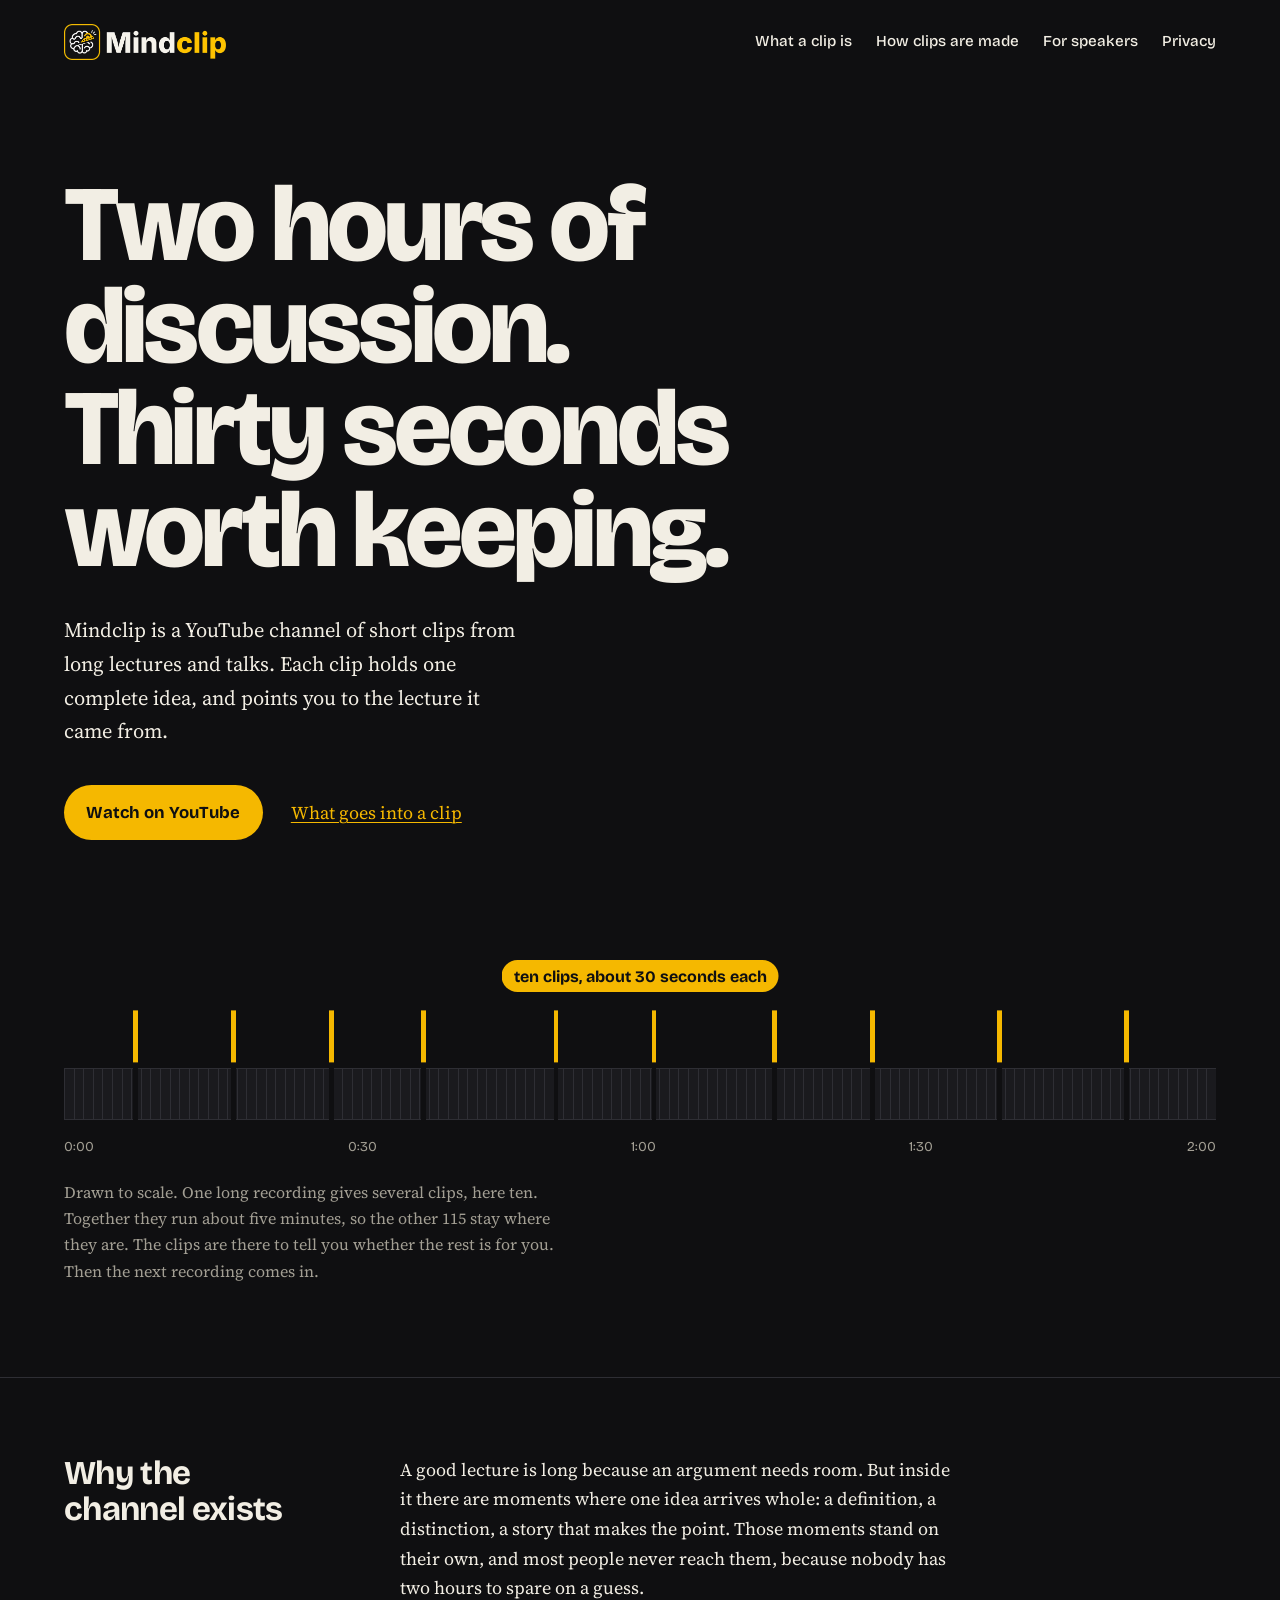
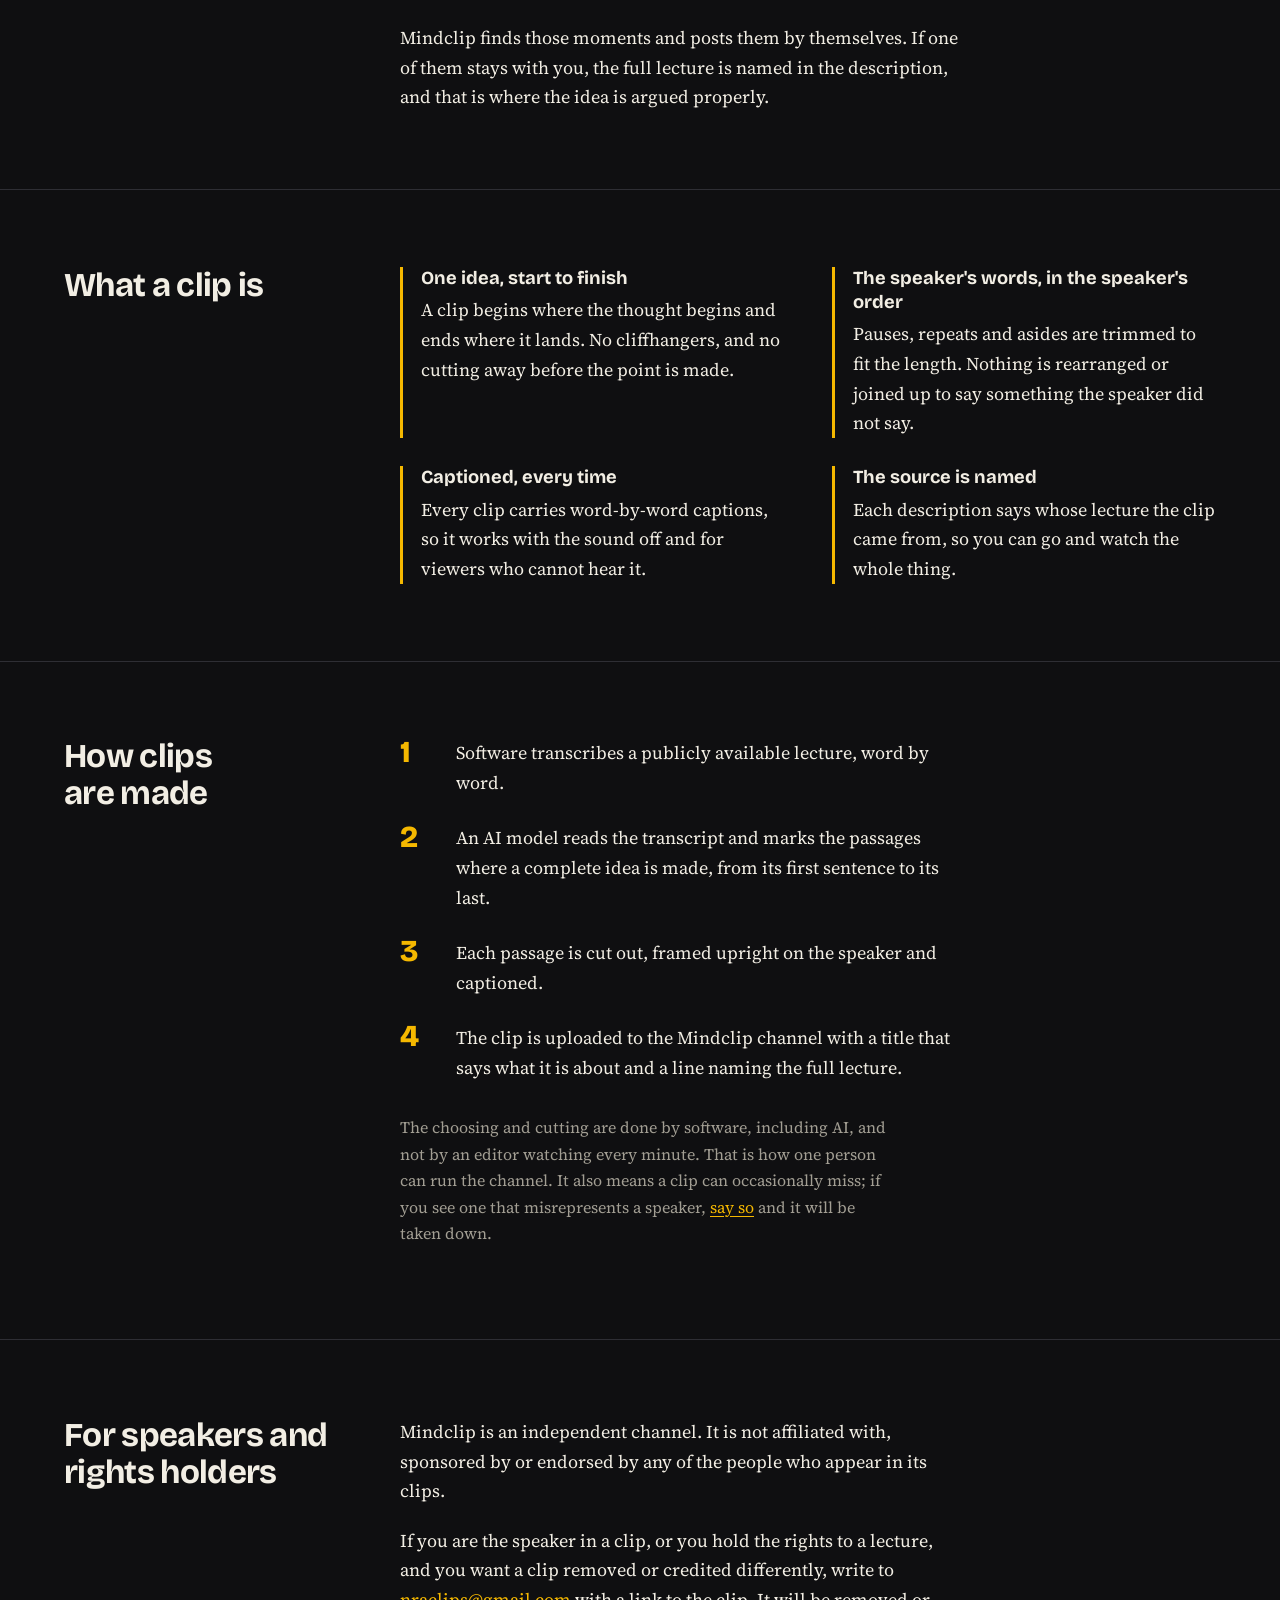
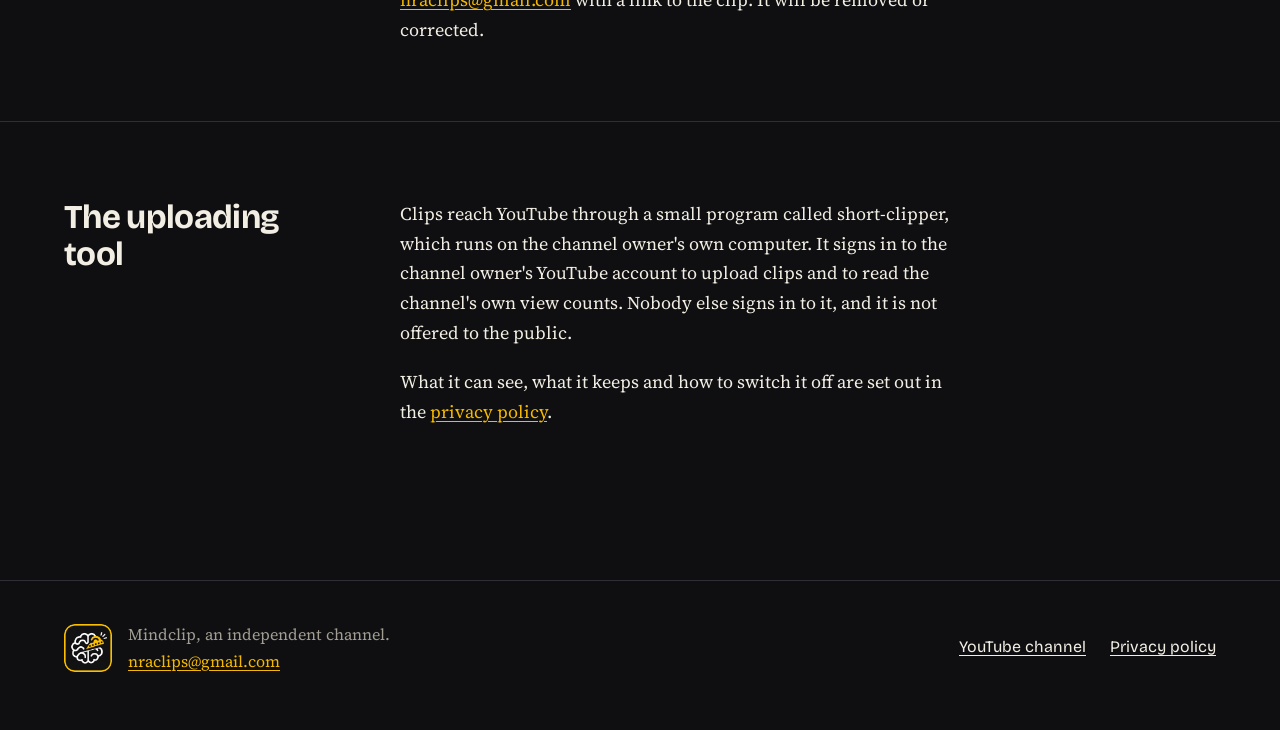
<file: index.html>
<!DOCTYPE html>
<html lang="en">
<head>
<meta charset="utf-8">
<meta name="viewport" content="width=device-width, initial-scale=1">
<title>Mindclip: one idea from a long lecture, in about thirty seconds</title>
<meta name="description" content="Mindclip posts short clips from long lectures and talks: one complete idea each, captioned, with a pointer to the full lecture.">
<link rel="icon" href="favicon.png">
<link rel="preconnect" href="https://fonts.googleapis.com">
<link rel="preconnect" href="https://fonts.gstatic.com" crossorigin>
<link href="https://fonts.googleapis.com/css2?family=Bricolage+Grotesque:opsz,wght@12..96,500;12..96,700;12..96,800&family=Source+Serif+4:ital,opsz,wght@0,8..60,400;0,8..60,600;1,8..60,400&display=swap" rel="stylesheet">
<link rel="stylesheet" href="style.css?v=4">
<script>document.documentElement.classList.add("js")</script>
</head>
<body>

<header class="wrap top">
  <a href="./" aria-label="Mindclip home"><img src="wordmark.png" alt="Mindclip" width="640" height="142"></a>
  <nav aria-label="Sections">
    <a href="#clips">What a clip is</a>
    <a href="#made">How clips are made</a>
    <a href="#speakers">For speakers</a>
    <a href="privacy.html">Privacy</a>
  </nav>
</header>

<main>
  <div class="wrap hero">
    <h1 class="slide from-left">Two hours of discussion. Thirty seconds worth keeping.</h1>
    <p class="lede slide from-right" style="--delay:150ms">Mindclip is a YouTube channel of short clips from long lectures and talks. Each clip holds one complete idea, and points you to the lecture it came from.</p>
    <div class="actions slide from-left" style="--delay:300ms">
      <a class="button" href="https://www.youtube.com/@mind-clip-v1">Watch on YouTube</a>
      <a href="#clips">What goes into a clip</a>
    </div>

    <figure class="cut" aria-label="A two-hour recording drawn as a strip, with ten thirty-second clips lifted out of it at different points. The strip then moves on to the next recording and repeats.">
      <div class="stage" aria-hidden="true">
        <div class="track">
          <div class="reel"></div>
          <span class="sliver" style="--x:6%;--d:0ms"></span>
          <span class="sliver" style="--x:14.5%;--d:90ms"></span>
          <span class="sliver" style="--x:23%;--d:180ms"></span>
          <span class="sliver" style="--x:31%;--d:270ms"></span>
          <span class="sliver" style="--x:42.5%;--d:360ms"></span>
          <span class="sliver" style="--x:51%;--d:450ms"></span>
          <span class="sliver" style="--x:61.5%;--d:540ms"></span>
          <span class="sliver" style="--x:70%;--d:630ms"></span>
          <span class="sliver" style="--x:81%;--d:720ms"></span>
          <span class="sliver" style="--x:92%;--d:810ms"></span>
        </div>
        <div class="clip">ten clips, about 30 seconds each</div>
        <div class="scale"><span>0:00</span><span>0:30</span><span>1:00</span><span>1:30</span><span>2:00</span></div>
      </div>
      <figcaption class="slide from-right">Drawn to scale. One long recording gives several clips, here ten. Together they run about five minutes, so the other 115 stay where they are. The clips are there to tell you whether the rest is for you. Then the next recording comes in.</figcaption>
    </figure>
  </div>

  <section id="why">
    <div class="wrap split">
      <h2 class="slide from-left">Why the channel exists</h2>
      <div class="prose slide from-right">
        <p>A good lecture is long because an argument needs room. But inside it there are moments where one idea arrives whole: a definition, a distinction, a story that makes the point. Those moments stand on their own, and most people never reach them, because nobody has two hours to spare on a guess.</p>
        <p>Mindclip finds those moments and posts them by themselves. If one of them stays with you, the full lecture is named in the description, and that is where the idea is argued properly.</p>
      </div>
    </div>
  </section>

  <section id="clips">
    <div class="wrap split">
      <h2 class="slide from-left">What a clip is</h2>
      <ul class="promises">
        <li class="slide from-left" style="--delay:0ms">
          <h3>One idea, start to finish</h3>
          <p>A clip begins where the thought begins and ends where it lands. No cliffhangers, and no cutting away before the point is made.</p>
        </li>
        <li class="slide from-right" style="--delay:80ms">
          <h3>The speaker's words, in the speaker's order</h3>
          <p>Pauses, repeats and asides are trimmed to fit the length. Nothing is rearranged or joined up to say something the speaker did not say.</p>
        </li>
        <li class="slide from-left" style="--delay:160ms">
          <h3>Captioned, every time</h3>
          <p>Every clip carries word-by-word captions, so it works with the sound off and for viewers who cannot hear it.</p>
        </li>
        <li class="slide from-right" style="--delay:240ms">
          <h3>The source is named</h3>
          <p>Each description says whose lecture the clip came from, so you can go and watch the whole thing.</p>
        </li>
      </ul>
    </div>
  </section>

  <section id="made">
    <div class="wrap split">
      <h2 class="slide from-left">How clips are made</h2>
      <div>
        <ol class="steps slide from-right">
          <li><p>Software transcribes a publicly available lecture, word by word.</p></li>
          <li><p>An AI model reads the transcript and marks the passages where a complete idea is made, from its first sentence to its last.</p></li>
          <li><p>Each passage is cut out, framed upright on the speaker and captioned.</p></li>
          <li><p>The clip is uploaded to the Mindclip channel with a title that says what it is about and a line naming the full lecture.</p></li>
        </ol>
        <p class="note prose slide from-right" style="margin-top:2rem">The choosing and cutting are done by software, including AI, and not by an editor watching every minute. That is how one person can run the channel. It also means a clip can occasionally miss; if you see one that misrepresents a speaker, <a href="mailto:nraclips@gmail.com">say so</a> and it will be taken down.</p>
      </div>
    </div>
  </section>

  <section id="speakers">
    <div class="wrap split">
      <h2 class="slide from-left">For speakers and rights holders</h2>
      <div class="prose slide from-right">
        <p>Mindclip is an independent channel. It is not affiliated with, sponsored by or endorsed by any of the people who appear in its clips.</p>
        <p>If you are the speaker in a clip, or you hold the rights to a lecture, and you want a clip removed or credited differently, write to <a href="mailto:nraclips@gmail.com">nraclips@gmail.com</a> with a link to the clip. It will be removed or corrected.</p>
      </div>
    </div>
  </section>

  <section id="app">
    <div class="wrap split">
      <h2 class="slide from-left">The uploading tool</h2>
      <div class="prose slide from-right">
        <p>Clips reach YouTube through a small program called short-clipper, which runs on the channel owner's own computer. It signs in to the channel owner's YouTube account to upload clips and to read the channel's own view counts. Nobody else signs in to it, and it is not offered to the public.</p>
        <p>What it can see, what it keeps and how to switch it off are set out in the <a href="privacy.html">privacy policy</a>.</p>
      </div>
    </div>
  </section>
</main>

<footer>
  <div class="wrap">
    <div class="who">
      <img src="mark.png" alt="" width="320" height="320">
      <span>Mindclip, an independent channel.<br><a href="mailto:nraclips@gmail.com">nraclips@gmail.com</a></span>
    </div>
    <nav aria-label="Footer">
      <a href="https://www.youtube.com/@mind-clip-v1">YouTube channel</a>
      <a href="privacy.html">Privacy policy</a>
    </nav>
  </div>
</footer>

<script>
(function () {
  var items = document.querySelectorAll(".slide");
  if (!("IntersectionObserver" in window)) { items.forEach(function (el) { el.classList.add("in"); }); return; }
  var io = new IntersectionObserver(function (entries) {
    entries.forEach(function (e) { if (e.isIntersecting) { e.target.classList.add("in"); io.unobserve(e.target); } });
  }, { threshold: 0.15 });
  items.forEach(function (el) { io.observe(el); });
})();

/* The strip: lift ten clips, collect them, bring in the next recording, repeat. */
(function () {
  var stage = document.querySelector(".cut .stage");
  if (!stage || window.matchMedia("(prefers-reduced-motion: reduce)").matches) return;
  var slivers = stage.querySelectorAll(".sliver");
  var sets = [
    [6, 14.5, 23, 31, 42.5, 51, 61.5, 70, 81, 92],
    [3.5, 11, 19.5, 34, 39.5, 55, 64, 73.5, 78.5, 88],
    [8, 17, 26.5, 36, 45, 48.5, 59, 67.5, 84, 95]
  ];
  var n = 0;
  function phase(name, ms, next) { stage.dataset.phase = name; setTimeout(next, ms); }
  function run() {
    var set = sets[n % sets.length]; n += 1;
    slivers.forEach(function (el, i) { el.style.setProperty("--x", set[i] + "%"); });
    phase("pre", 60, function () {
      phase("enter", 950, function () {
        phase("lift", 4200, function () {
          phase("collect", 1500, function () {
            phase("exit", 850, run);
          });
        });
      });
    });
  }
  run();
})();
</script>
</body>
</html>
</file>
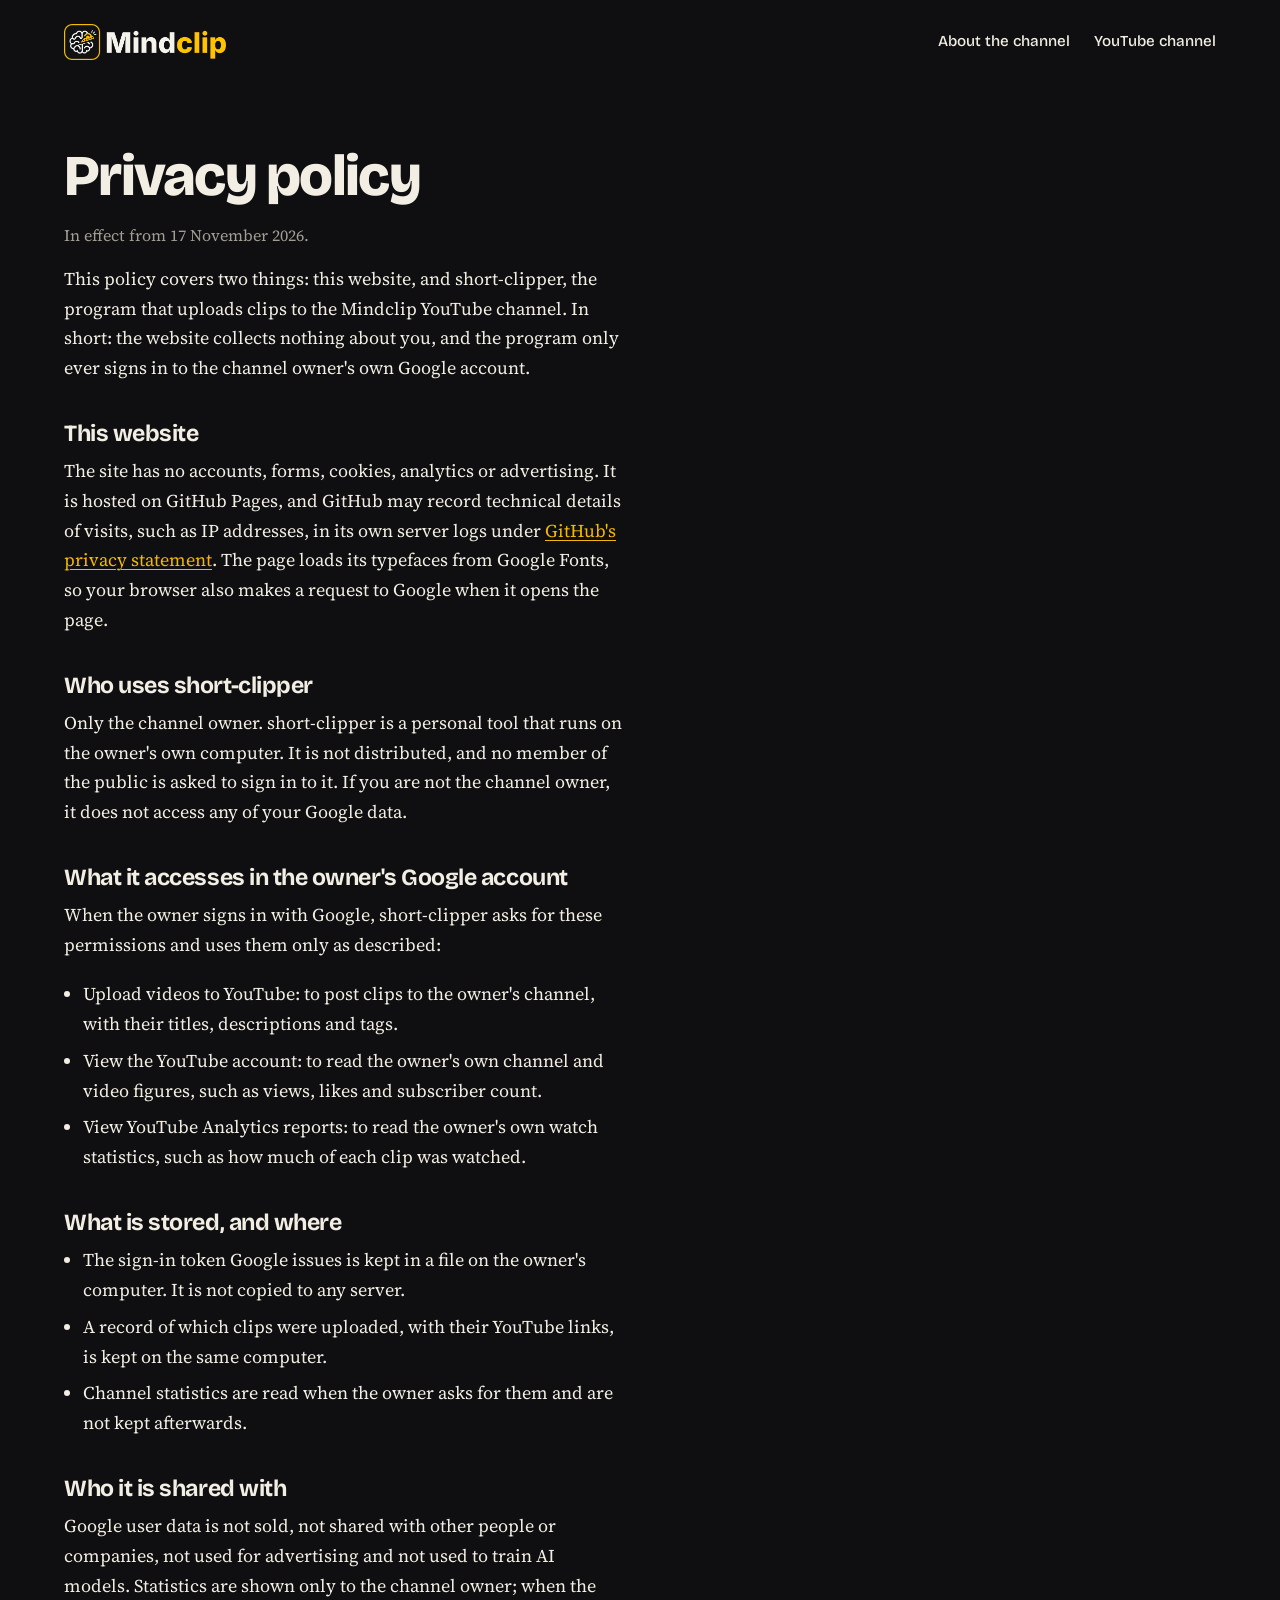
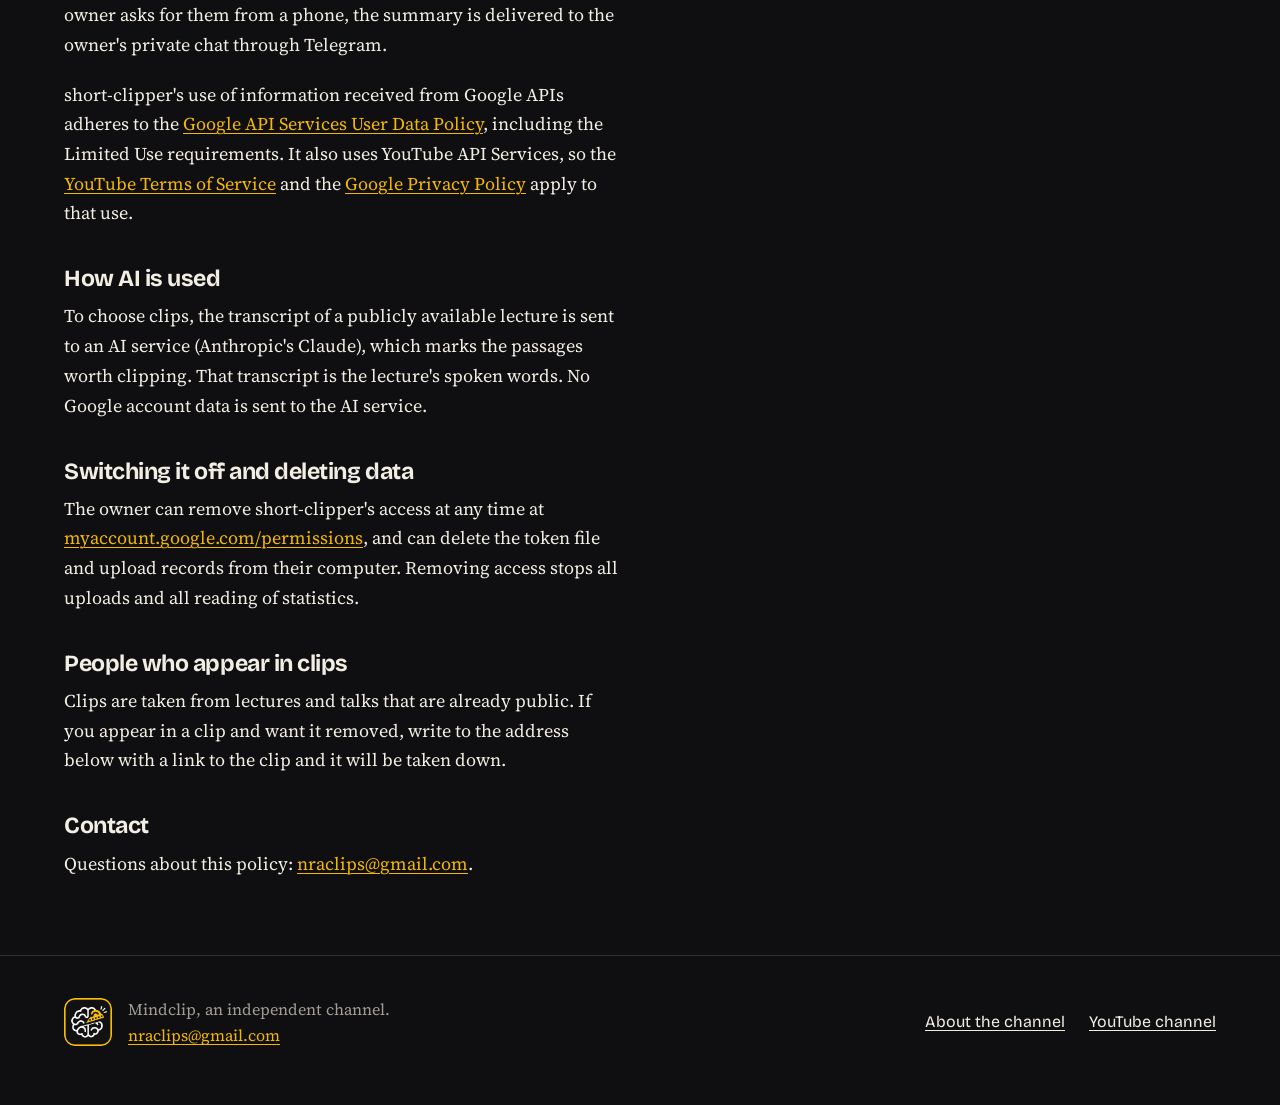
<file: privacy.html>
<!DOCTYPE html>
<html lang="en">
<head>
<meta charset="utf-8">
<meta name="viewport" content="width=device-width, initial-scale=1">
<title>Privacy policy: Mindclip and the short-clipper uploading tool</title>
<meta name="description" content="What the Mindclip website and the short-clipper uploading tool access, keep and share.">
<link rel="icon" href="favicon.png">
<link rel="preconnect" href="https://fonts.googleapis.com">
<link rel="preconnect" href="https://fonts.gstatic.com" crossorigin>
<link href="https://fonts.googleapis.com/css2?family=Bricolage+Grotesque:opsz,wght@12..96,500;12..96,700;12..96,800&family=Source+Serif+4:ital,opsz,wght@0,8..60,400;0,8..60,600;1,8..60,400&display=swap" rel="stylesheet">
<link rel="stylesheet" href="style.css?v=4">
</head>
<body>

<header class="wrap top">
  <a href="./" aria-label="Mindclip home"><img src="wordmark.png" alt="Mindclip" width="640" height="142"></a>
  <nav aria-label="Sections">
    <a href="./">About the channel</a>
    <a href="https://www.youtube.com/@mind-clip-v1">YouTube channel</a>
  </nav>
</header>

<main class="wrap doc">
  <h1>Privacy policy</h1>
  <p class="note">In effect from 17 November 2026.</p>

  <div class="prose">
    <p>This policy covers two things: this website, and short-clipper, the program that uploads clips to the Mindclip YouTube channel. In short: the website collects nothing about you, and the program only ever signs in to the channel owner's own Google account.</p>

    <h2>This website</h2>
    <p>The site has no accounts, forms, cookies, analytics or advertising. It is hosted on GitHub Pages, and GitHub may record technical details of visits, such as IP addresses, in its own server logs under <a href="https://docs.github.com/en/site-policy/privacy-policies/github-general-privacy-statement">GitHub's privacy statement</a>. The page loads its typefaces from Google Fonts, so your browser also makes a request to Google when it opens the page.</p>

    <h2>Who uses short-clipper</h2>
    <p>Only the channel owner. short-clipper is a personal tool that runs on the owner's own computer. It is not distributed, and no member of the public is asked to sign in to it. If you are not the channel owner, it does not access any of your Google data.</p>

    <h2>What it accesses in the owner's Google account</h2>
    <p>When the owner signs in with Google, short-clipper asks for these permissions and uses them only as described:</p>
    <ul>
      <li>Upload videos to YouTube: to post clips to the owner's channel, with their titles, descriptions and tags.</li>
      <li>View the YouTube account: to read the owner's own channel and video figures, such as views, likes and subscriber count.</li>
      <li>View YouTube Analytics reports: to read the owner's own watch statistics, such as how much of each clip was watched.</li>
    </ul>

    <h2>What is stored, and where</h2>
    <ul>
      <li>The sign-in token Google issues is kept in a file on the owner's computer. It is not copied to any server.</li>
      <li>A record of which clips were uploaded, with their YouTube links, is kept on the same computer.</li>
      <li>Channel statistics are read when the owner asks for them and are not kept afterwards.</li>
    </ul>

    <h2>Who it is shared with</h2>
    <p>Google user data is not sold, not shared with other people or companies, not used for advertising and not used to train AI models. Statistics are shown only to the channel owner; when the owner asks for them from a phone, the summary is delivered to the owner's private chat through Telegram.</p>
    <p>short-clipper's use of information received from Google APIs adheres to the <a href="https://developers.google.com/terms/api-services-user-data-policy">Google API Services User Data Policy</a>, including the Limited Use requirements. It also uses YouTube API Services, so the <a href="https://www.youtube.com/t/terms">YouTube Terms of Service</a> and the <a href="https://policies.google.com/privacy">Google Privacy Policy</a> apply to that use.</p>

    <h2>How AI is used</h2>
    <p>To choose clips, the transcript of a publicly available lecture is sent to an AI service (Anthropic's Claude), which marks the passages worth clipping. That transcript is the lecture's spoken words. No Google account data is sent to the AI service.</p>

    <h2>Switching it off and deleting data</h2>
    <p>The owner can remove short-clipper's access at any time at <a href="https://myaccount.google.com/permissions">myaccount.google.com/permissions</a>, and can delete the token file and upload records from their computer. Removing access stops all uploads and all reading of statistics.</p>

    <h2>People who appear in clips</h2>
    <p>Clips are taken from lectures and talks that are already public. If you appear in a clip and want it removed, write to the address below with a link to the clip and it will be taken down.</p>

    <h2>Contact</h2>
    <p>Questions about this policy: <a href="mailto:nraclips@gmail.com">nraclips@gmail.com</a>.</p>
  </div>
</main>

<footer>
  <div class="wrap">
    <div class="who">
      <img src="mark.png" alt="" width="320" height="320">
      <span>Mindclip, an independent channel.<br><a href="mailto:nraclips@gmail.com">nraclips@gmail.com</a></span>
    </div>
    <nav aria-label="Footer">
      <a href="./">About the channel</a>
      <a href="https://www.youtube.com/@mind-clip-v1">YouTube channel</a>
    </nav>
  </div>
</footer>

</body>
</html>
</file>
<file: style.css>
:root {
  --ink: #0f0f11;
  --panel: #1a1a1e;
  --rule: #2e2e34;
  --chalk: #f2eee4;
  --ash: #a29e93;
  --amber: #f5b800;
  --display: "Bricolage Grotesque", "Arial Narrow", system-ui, sans-serif;
  --body: "Source Serif 4", Georgia, "Times New Roman", serif;
  --measure: 62ch;
}

* { box-sizing: border-box; }

html { background: var(--ink); color: var(--chalk); -webkit-text-size-adjust: 100%; }

body {
  margin: 0;
  font-family: var(--body);
  font-size: 1.125rem;
  line-height: 1.65;
  font-optical-sizing: auto;
}

a { color: var(--amber); text-underline-offset: 0.18em; text-decoration-thickness: 1px; }
a:hover { text-decoration-thickness: 2px; }
a:focus-visible, .button:focus-visible { outline: 2px solid var(--amber); outline-offset: 4px; border-radius: 2px; }

.wrap { width: min(100% - 3rem, 72rem); margin-inline: auto; }

/* ---------- top bar ---------- */
.top { display: flex; flex-wrap: wrap; align-items: center; justify-content: space-between; gap: 0.75rem 1.5rem; padding-block: 1.5rem; }
.top img { display: block; height: 2.25rem; width: auto; }
.top nav { display: flex; flex-wrap: wrap; gap: 0.25rem 1.5rem; font-family: var(--display); font-size: 0.95rem; font-weight: 500; }
.top nav a { color: var(--chalk); text-decoration: none; }
.top nav a:hover { color: var(--amber); }

/* ---------- hero ---------- */
.hero { padding-block: clamp(2.5rem, 7vw, 6rem) 0; }
.hero h1 {
  font-family: var(--display);
  font-weight: 800;
  font-size: clamp(2.6rem, 8.4vw, 7rem);
  line-height: 0.95;
  letter-spacing: -0.035em;
  margin: 0;
  max-width: 13ch;
  text-wrap: balance;
}
.hero .lede { font-size: clamp(1.15rem, 1.6vw, 1.4rem); max-width: 46ch; margin: 2rem 0 0; color: var(--chalk); }
.hero .actions { display: flex; flex-wrap: wrap; align-items: center; gap: 1rem 1.75rem; margin-top: 2.25rem; }

.button {
  display: inline-block;
  font-family: var(--display);
  font-weight: 700;
  font-size: 1.05rem;
  color: var(--ink);
  background: var(--amber);
  padding: 0.85rem 1.4rem;
  border-radius: 999px;
  text-decoration: none;
}
.button:hover { background: #ffd23d; }

/* ---------- the cut: a two-hour lecture with thirty seconds lifted out ---------- */
.cut { margin: clamp(3.5rem, 8vw, 6.5rem) 0 0; padding-bottom: 1rem; }
.cut .stage { position: relative; height: 13.5rem; overflow: hidden; }
.cut .track { position: absolute; inset: 0; transition: transform 900ms cubic-bezier(.2,.8,.2,1); }
.cut .reel {
  position: absolute; left: 0; right: 0; bottom: 2.4rem; height: 3.25rem;
  background:
    repeating-linear-gradient(90deg, var(--rule) 0 1px, transparent 1px calc(100% / 120)),
    linear-gradient(var(--panel), var(--panel));
  border-block: 1px solid var(--rule);
}
.cut .sliver { position: absolute; bottom: 2.4rem; left: var(--x); width: 0.42%; min-width: 4px; height: 3.25rem; background: var(--ink); }
.cut .sliver::after {
  content: ""; position: absolute; inset: 0; background: var(--amber);
  transform: translateY(-3.6rem);
  transition: transform 900ms cubic-bezier(.2,.8,.2,1) var(--d), opacity 500ms ease var(--d);
}
/* the loop, driven by data-phase on the stage: pre, enter, lift, collect, exit */
.cut .stage[data-phase="pre"] .track { transform: translateX(102%); transition: none; }
.cut .stage[data-phase="exit"] .track { transform: translateX(-102%); transition-timing-function: cubic-bezier(.6,0,.8,.2); transition-duration: 800ms; }
.cut .stage[data-phase="pre"] .sliver::after { transform: none; opacity: 1; transition: none; }
.cut .stage[data-phase="enter"] .sliver::after { transform: none; opacity: 1; transition: none; }
.cut .stage[data-phase="collect"] .sliver::after,
.cut .stage[data-phase="exit"] .sliver::after { transform: translateY(-6rem); opacity: 0; }
.cut .clip {
  position: absolute; left: 50%; bottom: 10.4rem; transform: translateX(-50%);
  font-family: var(--display); font-weight: 700; font-size: 1rem; line-height: 1.2; white-space: nowrap;
  color: var(--ink); background: var(--amber); padding: 0.4rem 0.75rem; border-radius: 999px;
  animation: fade 500ms ease 600ms both;
}
.cut .scale { position: absolute; left: 0; right: 0; bottom: 0; display: flex; justify-content: space-between;
  font-family: var(--display); font-size: 0.85rem; color: var(--ash); }
.cut figcaption { max-width: var(--measure); margin-top: 1.25rem; color: var(--ash); font-size: 1rem; }

@keyframes fade { from { opacity: 0; } to { opacity: 1; } }

/* ---------- text slides in from the side it sits on ---------- */
main { overflow-x: clip; }
.js .slide {
  opacity: 0; transform: translateX(var(--from, 0));
  transition: opacity 700ms ease var(--delay, 0ms), transform 800ms cubic-bezier(.2,.8,.2,1) var(--delay, 0ms);
}
.js .slide.in { opacity: 1; transform: none; }
.from-left { --from: -4rem; }
.from-right { --from: 4rem; }

@media (prefers-reduced-motion: reduce) {
  .cut .sliver::after { transition: none; }
  .cut .clip { animation: none; }
  .js .slide { opacity: 1; transform: none; transition: none; }
}

/* ---------- sections ---------- */
main > section { border-top: 1px solid var(--rule); padding-block: clamp(3rem, 6vw, 5rem); }
main > section:first-of-type { margin-top: clamp(3rem, 6vw, 5rem); }
.split { display: grid; gap: 1.25rem 4rem; grid-template-columns: minmax(0, 1fr); }
@media (min-width: 60rem) { .split { grid-template-columns: 17rem minmax(0, 1fr); } }

h2 { font-family: var(--display); font-weight: 700; font-size: clamp(1.6rem, 2.6vw, 2.1rem); line-height: 1.1; letter-spacing: -0.02em; margin: 0; text-wrap: balance; }
.prose { max-width: var(--measure); }
.prose > :first-child { margin-top: 0; }
.prose > :last-child { margin-bottom: 0; }
.prose p { margin: 0 0 1.1em; }
h3 { font-family: var(--display); font-weight: 700; font-size: 1.15rem; line-height: 1.3; margin: 0 0 0.3rem; }

/* promises: a plain list, no numbering because order does not matter */
.promises { list-style: none; margin: 0; padding: 0; display: grid; gap: 1.75rem 3rem; max-width: 56rem; }
@media (min-width: 44rem) { .promises { grid-template-columns: 1fr 1fr; } }
.promises li { border-left: 3px solid var(--amber); padding-left: 1.1rem; }
.promises p { margin: 0; color: var(--chalk); }

/* steps: numbered because this really is a sequence */
.steps { list-style: none; counter-reset: step; margin: 0; padding: 0; max-width: var(--measure); }
.steps li { counter-increment: step; position: relative; padding: 0 0 1.6rem 3.5rem; }
.steps li::before {
  content: counter(step);
  position: absolute; left: 0; top: -0.1rem;
  font-family: var(--display); font-weight: 800; font-size: 1.9rem; line-height: 1; color: var(--amber);
}
.steps li:last-child { padding-bottom: 0; }
.steps p { margin: 0; }

.note { color: var(--ash); font-size: 1rem; }

/* ---------- footer ---------- */
footer { border-top: 1px solid var(--rule); margin-top: clamp(3rem, 6vw, 5rem); padding-block: 2.5rem 3.5rem; color: var(--ash); font-size: 1rem; }
footer .wrap { display: flex; flex-wrap: wrap; align-items: center; gap: 1rem 2rem; justify-content: space-between; }
footer img { width: 3rem; height: 3rem; border-radius: 0.7rem; display: block; }
footer .who { display: flex; align-items: center; gap: 1rem; }
footer nav { display: flex; flex-wrap: wrap; gap: 0.25rem 1.5rem; font-family: var(--display); }
footer nav a { color: var(--chalk); }

/* ---------- policy page ---------- */
.doc { padding-block: clamp(2rem, 5vw, 4rem) 0; }
.doc h1 { font-family: var(--display); font-weight: 800; font-size: clamp(2.2rem, 5vw, 3.6rem); line-height: 1; letter-spacing: -0.03em; margin: 0 0 0.75rem; }
.doc .prose h2 { font-size: 1.45rem; margin: 2.4rem 0 0.6rem; }
.doc .prose ul { padding-left: 1.2rem; margin: 0 0 1.1em; }
.doc .prose li { margin-bottom: 0.4em; }
</file>
